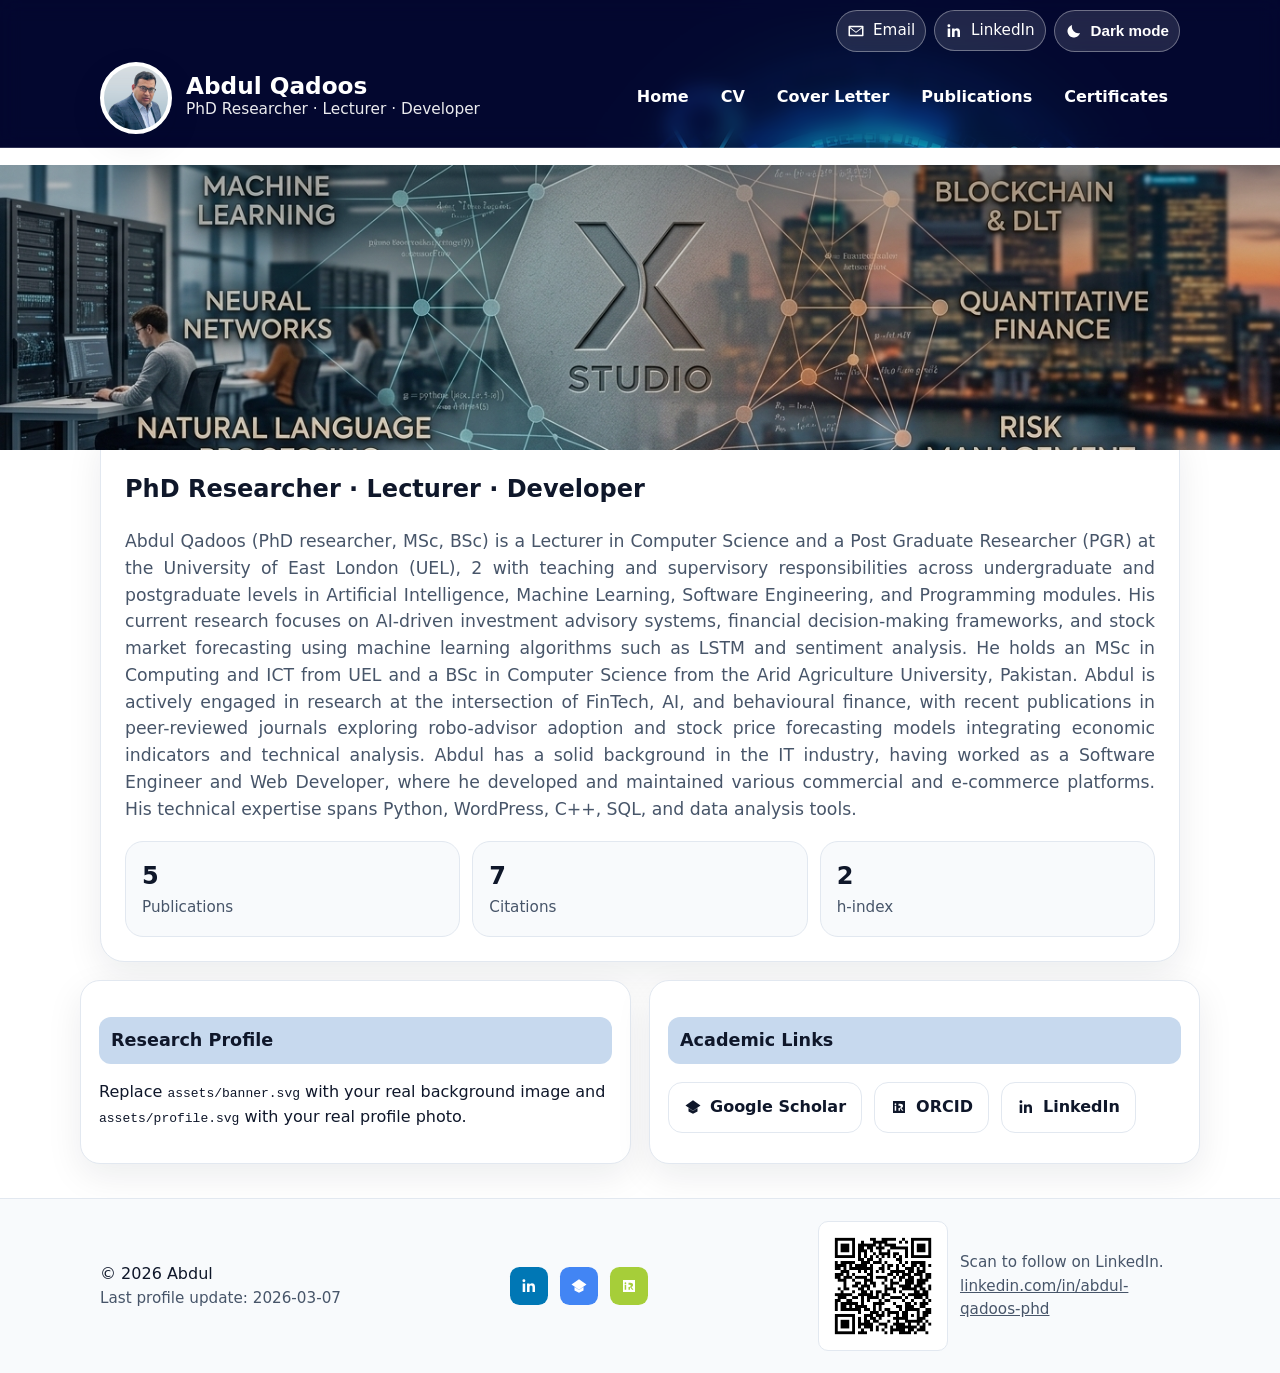
<file: index.html>
<!doctype html>
<html lang="en"><head>
<meta charset="utf-8"/><meta name="viewport" content="width=device-width, initial-scale=1"/>
<title>Abdul — PhD Researcher | Lecturer | Developer</title><link rel="stylesheet" href="style.css"/></head>
<body>
<svg style="display:none" aria-hidden="true" focusable="false">
  <symbol id="i-mail" viewBox="0 0 24 24"><path fill="currentColor" d="M3 5h18a1 1 0 0 1 1 1v12a1 1 0 0 1-1 1H3a1 1 0 0 1-1-1V6a1 1 0 0 1 1-1Zm16.76 2H4.24L12 13.05L19.76 7ZM4 17h16V8.24l-7.35 5.78a1 1 0 0 1-1.3 0L4 8.24V17Z"/></symbol>
  <symbol id="i-phone" viewBox="0 0 24 24"><path fill="currentColor" d="M6.62 10.79a15.1 15.1 0 0 0 6.59 6.59l2.2-2.2a1 1 0 0 1 1.01-.24c1.12.37 2.32.56 3.58.56a1 1 0 0 1 1 1V20a1 1 0 0 1-1 1C10.3 21 3 13.7 3 4a1 1 0 0 1 1-1h3.5a1 1 0 0 1 1 1c0 1.26.19 2.46.56 3.58a1 1 0 0 1-.24 1.01l-2.2 2.2Z"/></symbol>
  <symbol id="i-linkedin" viewBox="0 0 24 24"><path fill="currentColor" d="M6.94 8.5H3.56V20h3.38V8.5Zm.22-3.56a1.96 1.96 0 1 0-3.92 0a1.96 1.96 0 0 0 3.92 0ZM20 13.02c0-3.26-1.74-4.78-4.06-4.78c-1.87 0-2.71 1.03-3.18 1.76V8.5H9.38c.04.99 0 11.5 0 11.5h3.38v-6.42c0-.34.02-.68.12-.93c.27-.68.88-1.38 1.9-1.38c1.34 0 1.88 1.02 1.88 2.52V20H20v-6.98Z"/></symbol>
  <symbol id="i-scholar" viewBox="0 0 24 24"><path fill="currentColor" d="m12 3 10 7-10 7L2 10 12 3Zm0 8.56L5.18 10 12 5.22 18.82 10 12 11.56ZM6 13.2l6 4.2 6-4.2V18l-6 3-6-3v-4.8Z"/></symbol>
  <symbol id="i-orcid" viewBox="0 0 24 24"><path fill="currentColor" d="M4 4h16v16H4V4Zm3.25 3.1a1.15 1.15 0 1 0 0 2.3a1.15 1.15 0 0 0 0-2.3Zm-1 3.25V17h2V10.35h-2Zm5.1 0V17h1.95v-3.55h.05l2.7 3.55H18l-2.9-3.7c1.35-.2 2.3-1.15 2.3-2.65c0-1.9-1.35-2.95-3.75-2.95h-2.3v2.65h.95c1.3 0 2.05.45 2.05 1.45c0 .95-.75 1.4-2.05 1.4h-.95Z"/></symbol>
  <symbol id="i-moon" viewBox="0 0 24 24"><path fill="currentColor" d="M20 14.5A8.5 8.5 0 0 1 9.5 4a8.5 8.5 0 1 0 10.5 10.5Z"/></symbol>
</svg>
<div class="site-shell">
<header class="fixed-header">
  <div class="header-backdrop"></div>
  <div class="header-inner">
    <div class="topbar-row">
      <a class="contact-chip" href="mailto:A.Qadoos1@gmail"><span class="icon"><svg viewBox="0 0 24 24"><use href="#i-mail"/></svg></span><span>Email</span></a>
     <a class="contact-chip" href="https://www.linkedin.com/in/abdul-qadoos-phd" target="_blank" rel="noreferrer"><span class="icon"><svg viewBox="0 0 24 24"><use href="#i-linkedin"/></svg></span><span>LinkedIn</span></a>
      <button class="icon-btn" type="button" data-theme-toggle><span class="icon"><svg viewBox="0 0 24 24"><use href="#i-moon"/></svg></span><span class="theme-label">Dark mode</span></button>
    </div>
    <div class="main-row">
      <div class="brand-wrap">
        <div class="profile-circle"><img src="my_pix1.png" alt="Profile photo placeholder"/></div>
        <div class="name-block">
          <a class="brand-name" href="index.html">Abdul Qadoos</a>
          <div class="brand-role">PhD Researcher · Lecturer · Developer</div>
        </div>
      </div>
      <nav class="menu" aria-label="Primary">
        <a href="index.html">Home</a>
        <a href="cv.html">CV</a>
        <a href="coverletter.html">Cover Letter</a>
        <a href="publications.html">Publications</a>
        <a href="Certificates.html">Certificates</a>
      </nav>
      <button class="burger" type="button" data-burger aria-label="Open menu" aria-expanded="false">
        <span></span><span></span><span></span>
      </button>
    </div>
    <div class="mobile" data-mobile>
      <a href="index.html">Home</a>
      <a href="cv.html">CV</a>
      <a href="coverletter.html">Cover Letter</a>
      <a href="publications.html">Publications</a>
      <a href="Certificates.html">Certificates</a>
    </div>
  </div>
</header>

<div class="banner-space"></div>
<div class="banner-hero">
  <img class="banner-img" src="Banner.png" alt="Background banner"/>
  <div class="banner-overlay"></div>
</div>

<main class="page-main">
<section class="container hero-content">
  <div class="hero-panel">
    <h1>PhD Researcher · Lecturer · Developer</h1>
    <p class="subtitle">
      Abdul Qadoos (PhD researcher, MSc, BSc) is a Lecturer in Computer Science 
      and a Post Graduate Researcher (PGR) at the University of East London (UEL), 2
      with teaching and supervisory responsibilities across undergraduate and 
      postgraduate levels in Artificial Intelligence, Machine Learning, 
      Software Engineering, and Programming modules. His current research focuses on 
      AI-driven investment advisory systems, financial decision-making frameworks, 
      and stock market forecasting using machine learning algorithms such as LSTM and 
      sentiment analysis. He holds an MSc in Computing and ICT from UEL and a 
      BSc in Computer Science from the Arid Agriculture University, Pakistan. 
      Abdul is actively engaged in research at the intersection of FinTech, AI, 
      and behavioural finance, with recent publications in peer-reviewed journals 
      exploring robo-advisor adoption and stock price forecasting models integrating 
      economic indicators and technical analysis. Abdul has a solid background in the IT 
      industry, having worked as a Software Engineer and Web Developer, where he 
      developed and maintained various commercial and e-commerce platforms. His technical 
      expertise spans Python, WordPress, C++, SQL, and data analysis tools.
    </p>
    <div class="stats">
      <div class="stat"><strong>5</strong><span class="note">Publications</span></div>
      <div class="stat"><strong>7</strong><span class="note">Citations</span></div>
      <div class="stat"><strong>2</strong><span class="note">h-index</span></div>
    </div>
  </div>
</section>
<section class="container section">
  <div class="two-col">
    <div class="card">
      <div class="sectionbar">Research Profile</div>
      <p>Replace <code>assets/banner.svg</code> with your real background image and <code>assets/profile.svg</code> with your real profile photo.</p>
    </div>
    <div class="card">
      <div class="sectionbar">Academic Links</div>
      <div class="btnrow">
        <a class="btn" href="https://scholar.google.co.uk/citations?user=gbopW-4AAAAJ&hl=en" target="_blank" rel="noreferrer"><span class="icon"><svg viewBox="0 0 24 24"><use href="#i-scholar"/></svg></span>Google Scholar</a>
        <a class="btn" href="https://orcid.org/0009-0000-9309-1818" target="_blank" rel="noreferrer"><span class="icon"><svg viewBox="0 0 24 24"><use href="#i-orcid"/></svg></span>ORCID</a>
        <a class="btn" href="https://www.linkedin.com/in/abdul-qadoos-phd" target="_blank" rel="noreferrer"><span class="icon"><svg viewBox="0 0 24 24"><use href="#i-linkedin"/></svg></span>LinkedIn</a>
      </div>
    </div>
  </div>
</section>
</main>

<footer class="footer">
  <div class="footer-inner">

    <!-- Left section -->
    <div>
      <div>© <span id="year"></span> Abdul</div>
      <div class="note" data-last-updated></div>
    </div>

    <!-- Social icons -->
    <div class="footer-social">

  <a class="social linkedin" href="https://www.linkedin.com/in/abdul-qadoos-phd" target="_blank">
    <svg viewBox="0 0 24 24"><use href="#i-linkedin"></use></svg>
  </a>

  <a class="social scholar" href="https://scholar.google.co.uk/citations?user=gbopW-4AAAAJ&hl=en" target="_blank">
    <svg viewBox="0 0 24 24"><use href="#i-scholar"></use></svg>
  </a>

  <a class="social orcid" href="https://orcid.org/0009-0000-9309-1818" target="_blank">
    <svg viewBox="0 0 24 24"><use href="#i-orcid"></use></svg>
  </a>

</div>

    <!-- QR code -->
    <div class="footer-right">
      <div class="qr-box">
        <img src="assets/linkedin-qr.png" alt="QR code for LinkedIn" />
        <div class="qr-text">
          Scan to follow on LinkedIn.<br />
          <a href="https://www.linkedin.com/in/abdul-qadoos-phd" target="_blank">
            linkedin.com/in/abdul-qadoos-phd
          </a>
        </div>
      </div>
    </div>

  </div>
</footer>
</div><script src="script.js"></script></body></html>
</file>
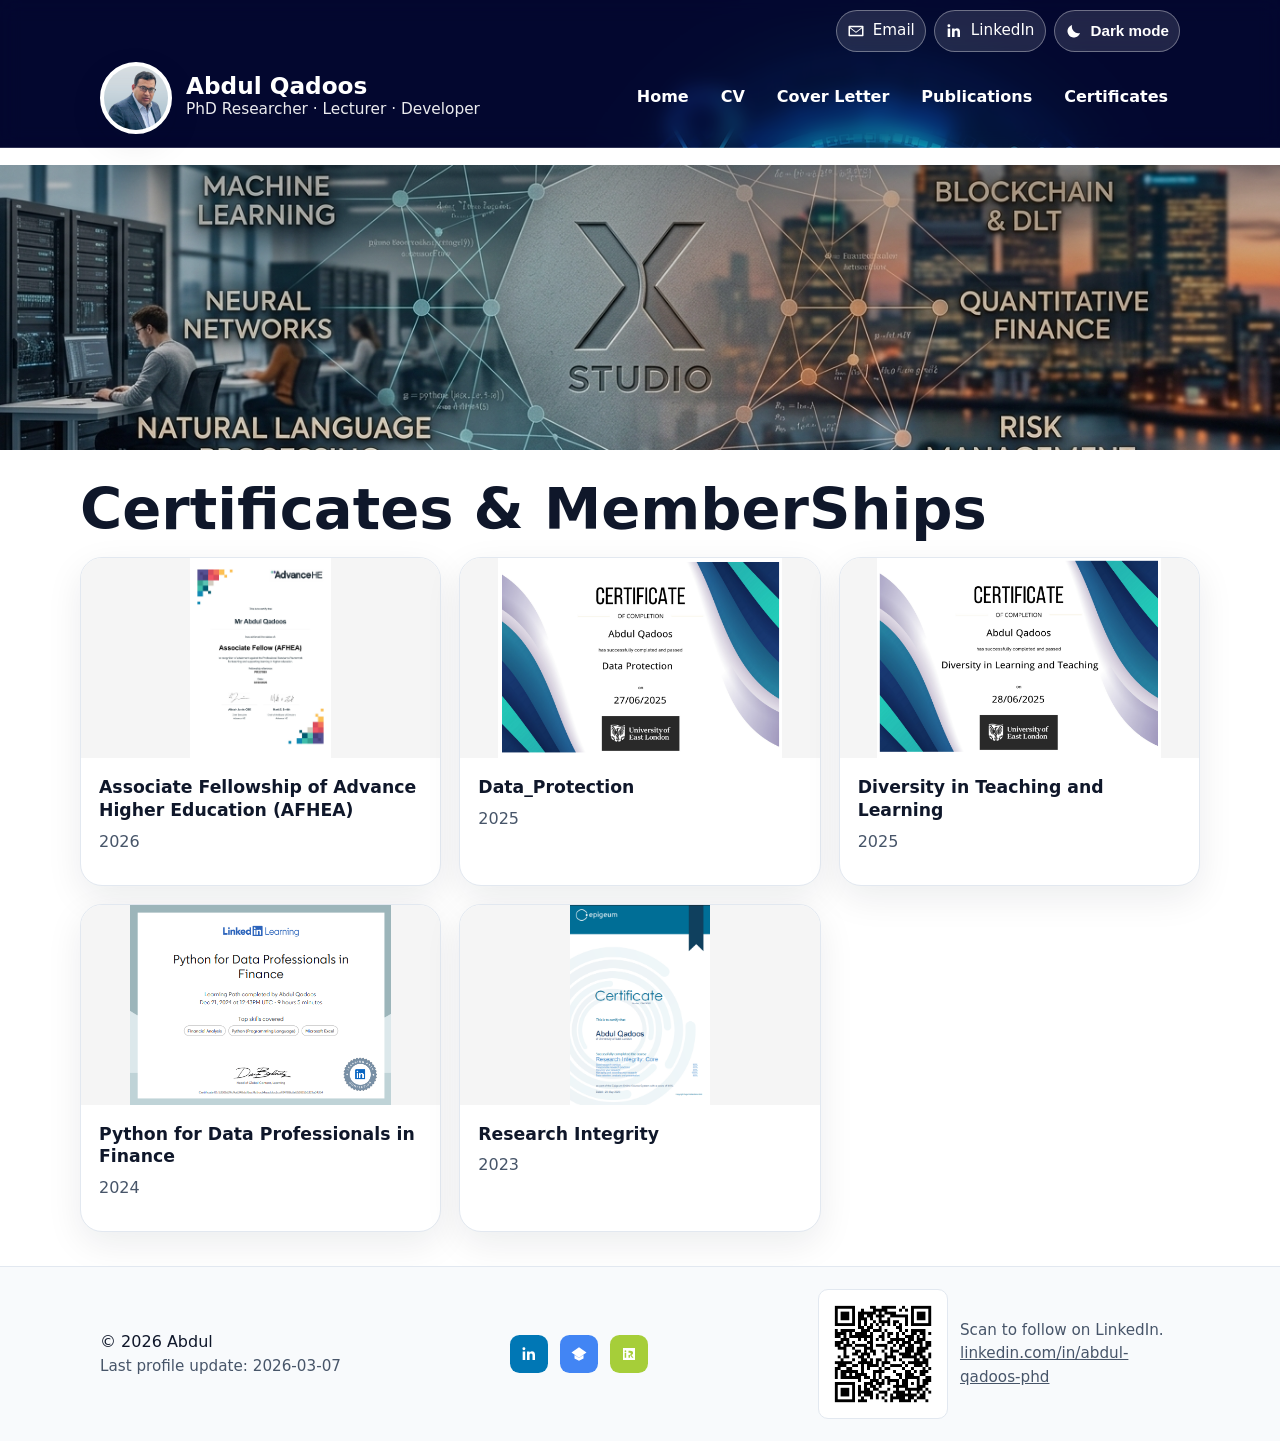
<file: Certificates.html>
<!doctype html>
<html lang="en"><head>
<meta charset="utf-8"/><meta name="viewport" content="width=device-width, initial-scale=1"/>
<title>Abdul — Publications</title><link rel="stylesheet" href="style.css"/></head>
<body>
<svg style="display:none" aria-hidden="true" focusable="false">
  <symbol id="i-mail" viewBox="0 0 24 24"><path fill="currentColor" d="M3 5h18a1 1 0 0 1 1 1v12a1 1 0 0 1-1 1H3a1 1 0 0 1-1-1V6a1 1 0 0 1 1-1Zm16.76 2H4.24L12 13.05L19.76 7ZM4 17h16V8.24l-7.35 5.78a1 1 0 0 1-1.3 0L4 8.24V17Z"/></symbol>
  <symbol id="i-phone" viewBox="0 0 24 24"><path fill="currentColor" d="M6.62 10.79a15.1 15.1 0 0 0 6.59 6.59l2.2-2.2a1 1 0 0 1 1.01-.24c1.12.37 2.32.56 3.58.56a1 1 0 0 1 1 1V20a1 1 0 0 1-1 1C10.3 21 3 13.7 3 4a1 1 0 0 1 1-1h3.5a1 1 0 0 1 1 1c0 1.26.19 2.46.56 3.58a1 1 0 0 1-.24 1.01l-2.2 2.2Z"/></symbol>
  <symbol id="i-linkedin" viewBox="0 0 24 24"><path fill="currentColor" d="M6.94 8.5H3.56V20h3.38V8.5Zm.22-3.56a1.96 1.96 0 1 0-3.92 0a1.96 1.96 0 0 0 3.92 0ZM20 13.02c0-3.26-1.74-4.78-4.06-4.78c-1.87 0-2.71 1.03-3.18 1.76V8.5H9.38c.04.99 0 11.5 0 11.5h3.38v-6.42c0-.34.02-.68.12-.93c.27-.68.88-1.38 1.9-1.38c1.34 0 1.88 1.02 1.88 2.52V20H20v-6.98Z"/></symbol>
  <symbol id="i-scholar" viewBox="0 0 24 24"><path fill="currentColor" d="m12 3 10 7-10 7L2 10 12 3Zm0 8.56L5.18 10 12 5.22 18.82 10 12 11.56ZM6 13.2l6 4.2 6-4.2V18l-6 3-6-3v-4.8Z"/></symbol>
  <symbol id="i-orcid" viewBox="0 0 24 24"><path fill="currentColor" d="M4 4h16v16H4V4Zm3.25 3.1a1.15 1.15 0 1 0 0 2.3a1.15 1.15 0 0 0 0-2.3Zm-1 3.25V17h2V10.35h-2Zm5.1 0V17h1.95v-3.55h.05l2.7 3.55H18l-2.9-3.7c1.35-.2 2.3-1.15 2.3-2.65c0-1.9-1.35-2.95-3.75-2.95h-2.3v2.65h.95c1.3 0 2.05.45 2.05 1.45c0 .95-.75 1.4-2.05 1.4h-.95Z"/></symbol>
  <symbol id="i-moon" viewBox="0 0 24 24"><path fill="currentColor" d="M20 14.5A8.5 8.5 0 0 1 9.5 4a8.5 8.5 0 1 0 10.5 10.5Z"/></symbol>
</svg>
<div class="site-shell">
<header class="fixed-header">
  <div class="header-backdrop"></div>
  <div class="header-inner">
    <div class="topbar-row">
      <a class="contact-chip" href="mailto:A.Qadoos1@gmail"><span class="icon"><svg viewBox="0 0 24 24"><use href="#i-mail"/></svg></span><span>Email</span></a>
      <a class="contact-chip" href="https://www.linkedin.com/in/abdul-qadoos-phd" target="_blank" rel="noreferrer"><span class="icon"><svg viewBox="0 0 24 24"><use href="#i-linkedin"/></svg></span><span>LinkedIn</span></a>
      <button class="icon-btn" type="button" data-theme-toggle><span class="icon"><svg viewBox="0 0 24 24"><use href="#i-moon"/></svg></span><span class="theme-label">Dark mode</span></button>
    </div>
    <div class="main-row">
      <div class="brand-wrap">
        <div class="profile-circle"><img src="my_pix1.png" alt="Profile photo placeholder"/></div>
        <div class="name-block">
          <a class="brand-name" href="index.html">Abdul Qadoos</a>
          <div class="brand-role">PhD Researcher · Lecturer · Developer</div>
        </div>
      </div>
      <nav class="menu" aria-label="Primary">
        <a href="index.html">Home</a>
        <a href="cv.html">CV</a>
        <a href="coverletter.html">Cover Letter</a>
        <a href="publications.html">Publications</a>
        <a href="Certificates.html">Certificates</a>
      </nav>
      <button class="burger" type="button" data-burger aria-label="Open menu" aria-expanded="false">
        <span></span><span></span><span></span>
      </button>
    </div>
    <div class="mobile" data-mobile>
      <a href="index.html">Home</a>
      <a href="cv.html">CV</a>
      <a href="coverletter.html">Cover Letter</a>
      <a href="publications.html">Publications</a>
      <a href="Certificates.html">Certificates</a>
    </div>
  </div>
</header>

<div class="banner-space"></div>
<div class="banner-hero">
  <img class="banner-img" src="Banner.png" alt="Background banner"/>
  <div class="banner-overlay"></div>
</div>

<main class="page-main">
<section class="container section">
<h1 class="page-title">Certificates & MemberShips</h1>
<p class="subtitle"></p>

<div class="pub-grid">

<article class="pub-card">
  <div class="pub-img">
    <img src="AFHEA.jpg" alt="Associate Fellowship of Advance Higher Education (AFHEA)">
  </div>
  <div class="pub-content">
    <h3>Associate Fellowship of Advance Higher Education (AFHEA)</h3>
    <p>2026</p>
  </div>
</article>

<article class="pub-card">
  <div class="pub-img">
    <img src="Data_Protection.png" alt="   Certificate">
  </div>
  <div class="pub-content">
    <h3>   Data_Protection</h3>
    <p>2025</p>
  </div>
</article>

<article class="pub-card">
  <div class="pub-img">
    <img src="Diversity_in_Teaching.png" alt="   Diversity_in_Teaching">
  </div>
  <div class="pub-content">
    <h3>   Diversity in Teaching and Learning</h3>
    <p>2025</p>
  </div>
</article>

<article class="pub-card">
  <div class="pub-img">
    <img src="Python_in_finance.png" alt="Python for Data Professionals in Finance">
  </div>
  <div class="pub-content">
    <h3>   Python for Data Professionals in Finance</h3>
    <p>2024</p>
  </div>
</article>

<article class="pub-card">
  <div class="pub-img">
    <img src="Research_integrity.png" alt="Research_integrity">
  </div>
  <div class="pub-content">
    <h3>Research Integrity</h3>
    <p>2023</p>
  </div>
</article>

</div>

</section>
</main>

<footer class="footer">
  <div class="footer-inner">

    <!-- Left section -->
    <div>
      <div>© <span id="year"></span> Abdul</div>
      <div class="note" data-last-updated></div>
    </div>

    <!-- Social icons -->
    <div class="footer-social">


  <a class="social linkedin" href="https://www.linkedin.com/in/abdul-qadoos-phd" target="_blank">
    <svg viewBox="0 0 24 24"><use href="#i-linkedin"></use></svg>
  </a>

  <a class="social scholar" href="https://scholar.google.co.uk/citations?user=gbopW-4AAAAJ&hl=en" target="_blank">
    <svg viewBox="0 0 24 24"><use href="#i-scholar"></use></svg>
  </a>

  <a class="social orcid" href="https://orcid.org/0009-0000-9309-1818" target="_blank">
    <svg viewBox="0 0 24 24"><use href="#i-orcid"></use></svg>
  </a>

</div>

    <!-- QR code -->
    <div class="footer-right">
      <div class="qr-box">
        <img src="assets/linkedin-qr.png" alt="QR code for LinkedIn" />
        <div class="qr-text">
          Scan to follow on LinkedIn.<br />
          <a href="https://www.linkedin.com/in/abdul-qadoos-phd" target="_blank">
            linkedin.com/in/abdul-qadoos-phd
          </a>
        </div>
      </div>
    </div>

  </div>
</footer>
</div><script src="script.js"></script></body></html>
</file>
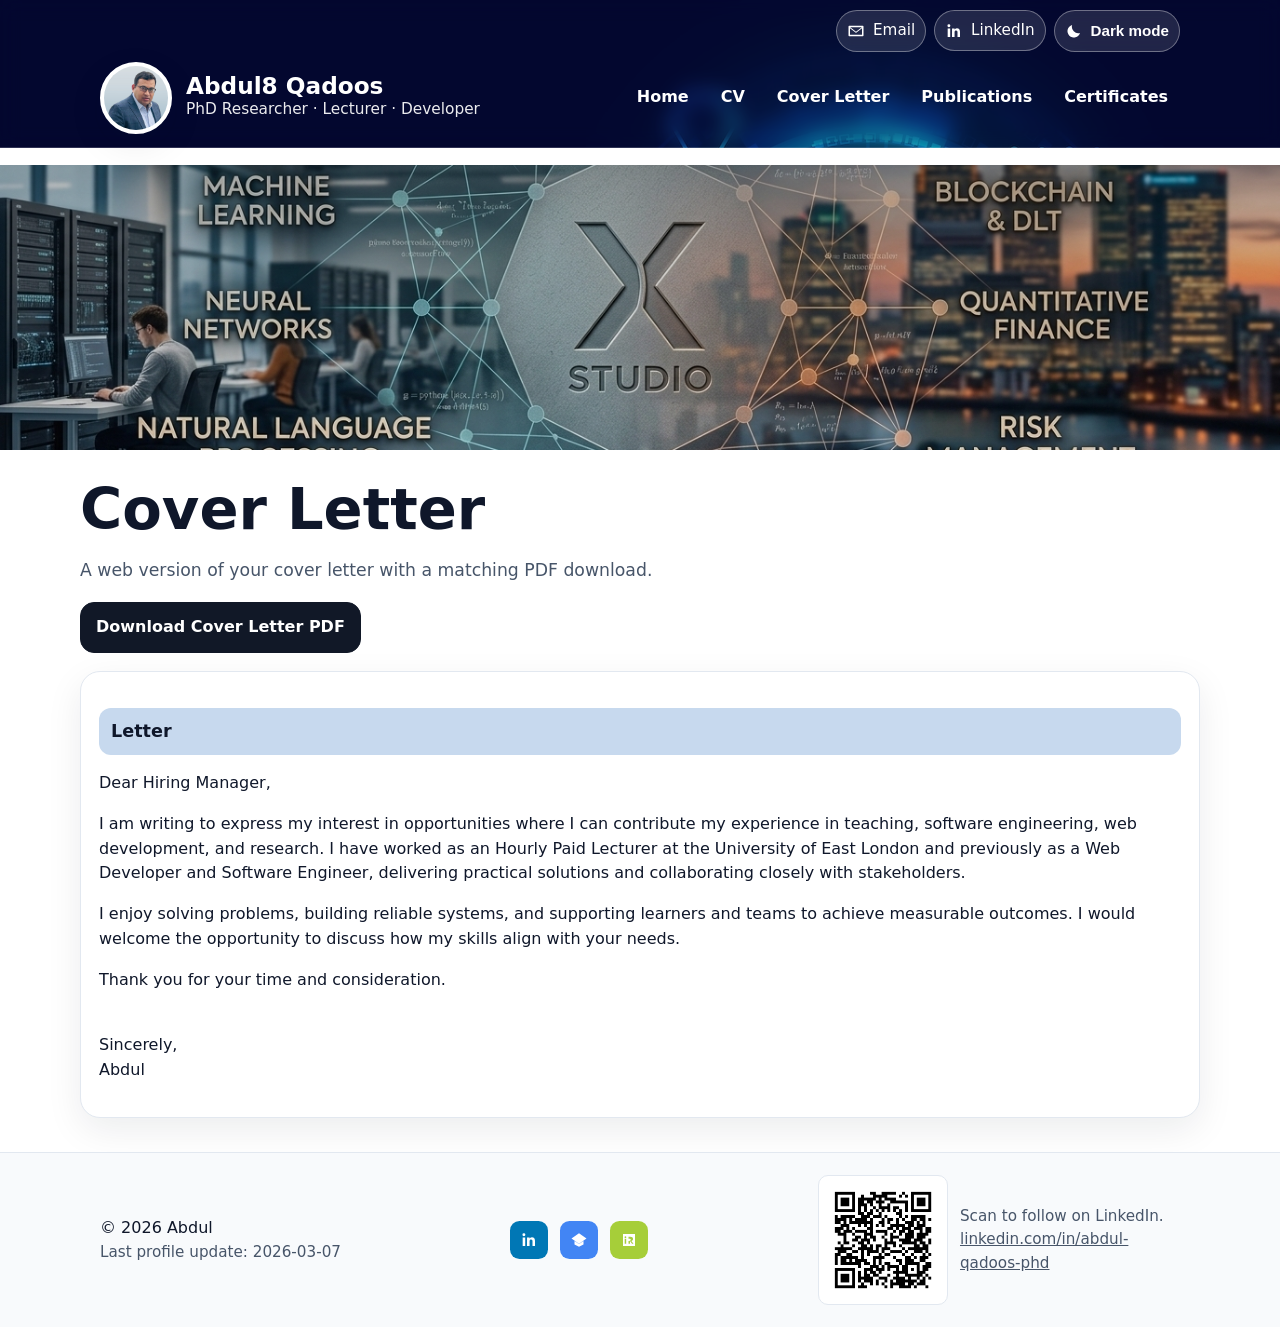
<file: coverletter.html>
<!doctype html>
<html lang="en"><head>
<meta charset="utf-8"/><meta name="viewport" content="width=device-width, initial-scale=1"/>
<title>Abdul — Cover Letter</title><link rel="stylesheet" href="style.css"/></head>
<body>
<svg style="display:none" aria-hidden="true" focusable="false">
  <symbol id="i-mail" viewBox="0 0 24 24"><path fill="currentColor" d="M3 5h18a1 1 0 0 1 1 1v12a1 1 0 0 1-1 1H3a1 1 0 0 1-1-1V6a1 1 0 0 1 1-1Zm16.76 2H4.24L12 13.05L19.76 7ZM4 17h16V8.24l-7.35 5.78a1 1 0 0 1-1.3 0L4 8.24V17Z"/></symbol>
  <symbol id="i-phone" viewBox="0 0 24 24"><path fill="currentColor" d="M6.62 10.79a15.1 15.1 0 0 0 6.59 6.59l2.2-2.2a1 1 0 0 1 1.01-.24c1.12.37 2.32.56 3.58.56a1 1 0 0 1 1 1V20a1 1 0 0 1-1 1C10.3 21 3 13.7 3 4a1 1 0 0 1 1-1h3.5a1 1 0 0 1 1 1c0 1.26.19 2.46.56 3.58a1 1 0 0 1-.24 1.01l-2.2 2.2Z"/></symbol>
  <symbol id="i-linkedin" viewBox="0 0 24 24"><path fill="currentColor" d="M6.94 8.5H3.56V20h3.38V8.5Zm.22-3.56a1.96 1.96 0 1 0-3.92 0a1.96 1.96 0 0 0 3.92 0ZM20 13.02c0-3.26-1.74-4.78-4.06-4.78c-1.87 0-2.71 1.03-3.18 1.76V8.5H9.38c.04.99 0 11.5 0 11.5h3.38v-6.42c0-.34.02-.68.12-.93c.27-.68.88-1.38 1.9-1.38c1.34 0 1.88 1.02 1.88 2.52V20H20v-6.98Z"/></symbol>
  <symbol id="i-scholar" viewBox="0 0 24 24"><path fill="currentColor" d="m12 3 10 7-10 7L2 10 12 3Zm0 8.56L5.18 10 12 5.22 18.82 10 12 11.56ZM6 13.2l6 4.2 6-4.2V18l-6 3-6-3v-4.8Z"/></symbol>
  <symbol id="i-orcid" viewBox="0 0 24 24"><path fill="currentColor" d="M4 4h16v16H4V4Zm3.25 3.1a1.15 1.15 0 1 0 0 2.3a1.15 1.15 0 0 0 0-2.3Zm-1 3.25V17h2V10.35h-2Zm5.1 0V17h1.95v-3.55h.05l2.7 3.55H18l-2.9-3.7c1.35-.2 2.3-1.15 2.3-2.65c0-1.9-1.35-2.95-3.75-2.95h-2.3v2.65h.95c1.3 0 2.05.45 2.05 1.45c0 .95-.75 1.4-2.05 1.4h-.95Z"/></symbol>
  <symbol id="i-moon" viewBox="0 0 24 24"><path fill="currentColor" d="M20 14.5A8.5 8.5 0 0 1 9.5 4a8.5 8.5 0 1 0 10.5 10.5Z"/></symbol>
</svg>
<div class="site-shell">
<header class="fixed-header">
  <div class="header-backdrop"></div>
  <div class="header-inner">
    <div class="topbar-row">
      <a class="contact-chip" href="mailto:A.Qadoos1@gmail"><span class="icon"><svg viewBox="0 0 24 24"><use href="#i-mail"/></svg></span><span>Email</span></a>
      <a class="contact-chip" href="https://www.linkedin.com/in/abdul-qadoos-phd" target="_blank" rel="noreferrer"><span class="icon"><svg viewBox="0 0 24 24"><use href="#i-linkedin"/></svg></span><span>LinkedIn</span></a>
      <button class="icon-btn" type="button" data-theme-toggle><span class="icon"><svg viewBox="0 0 24 24"><use href="#i-moon"/></svg></span><span class="theme-label">Dark mode</span></button>
    </div>
    <div class="main-row">
      <div class="brand-wrap">
        <div class="profile-circle"><img src="my_pix1.png" alt="Profile photo placeholder"/></div>
        <div class="name-block">
          <a class="brand-name" href="index.html">Abdul8 Qadoos</a>
          <div class="brand-role">PhD Researcher · Lecturer · Developer</div>
        </div>
      </div>
      <nav class="menu" aria-label="Primary">
        <a href="index.html">Home</a>
        <a href="cv.html">CV</a>
        <a href="coverletter.html">Cover Letter</a>
        <a href="publications.html">Publications</a>
        <a href="Certificates.html">Certificates</a>
      </nav>
      <button class="burger" type="button" data-burger aria-label="Open menu" aria-expanded="false">
        <span></span><span></span><span></span>
      </button>
    </div>
    <div class="mobile" data-mobile>
      <a href="index.html">Home</a>
      <a href="cv.html">CV</a>
      <a href="coverletter.html">Cover Letter</a>
      <a href="publications.html">Publications</a>
      <a href="Certificates.html">Certificates</a>
    </div>
  </div>
</header>

<div class="banner-space"></div>
<div class="banner-hero">
  <img class="banner-img" src="Banner.png" alt="Background banner"/>
  <div class="banner-overlay"></div>
</div>

<main class="page-main">
<section class="container section">
<h1 class="page-title">Cover Letter</h1>
<p class="subtitle">A web version of your cover letter with a matching PDF download.</p>
<div class="btnrow"><a class="btn primary" href="assets/Abdul_CoverLetter.pdf" download>Download Cover Letter PDF</a></div>
<div class="card" style="margin-top:18px">
<div class="sectionbar">Letter</div>
<p>Dear Hiring Manager,</p>
<p>I am writing to express my interest in opportunities where I can contribute my experience in teaching, software engineering, web development, and research. I have worked as an Hourly Paid Lecturer at the University of East London and previously as a Web Developer and Software Engineer, delivering practical solutions and collaborating closely with stakeholders.</p>
<p>I enjoy solving problems, building reliable systems, and supporting learners and teams to achieve measurable outcomes. I would welcome the opportunity to discuss how my skills align with your needs.</p>
<p>Thank you for your time and consideration.</p>
<p><br/>Sincerely,<br/>Abdul</p>
</div></section>
</main>

<footer class="footer">
  <div class="footer-inner">

    <!-- Left section -->
    <div>
      <div>© <span id="year"></span> Abdul</div>
      <div class="note" data-last-updated></div>
    </div>

    <!-- Social icons -->
    <div class="footer-social">

  <a class="social linkedin" href="https://www.linkedin.com/in/abdul-qadoos-phd" target="_blank">
    <svg viewBox="0 0 24 24"><use href="#i-linkedin"></use></svg>
  </a>

  <a class="social scholar" href="https://scholar.google.co.uk/citations?user=gbopW-4AAAAJ&hl=en" target="_blank">
    <svg viewBox="0 0 24 24"><use href="#i-scholar"></use></svg>
  </a>

  <a class="social orcid" href="https://orcid.org/0009-0000-9309-1818" target="_blank">
    <svg viewBox="0 0 24 24"><use href="#i-orcid"></use></svg>
  </a>

</div>

    <!-- QR code -->
    <div class="footer-right">
      <div class="qr-box">
        <img src="assets/linkedin-qr.png" alt="QR code for LinkedIn" />
        <div class="qr-text">
          Scan to follow on LinkedIn.<br />
          <a href="https://www.linkedin.com/in/abdul-qadoos-phd" target="_blank">
            linkedin.com/in/abdul-qadoos-phd
          </a>
        </div>
      </div>
    </div>

  </div>
</footer>
</div><script src="script.js"></script></body></html>
</file>
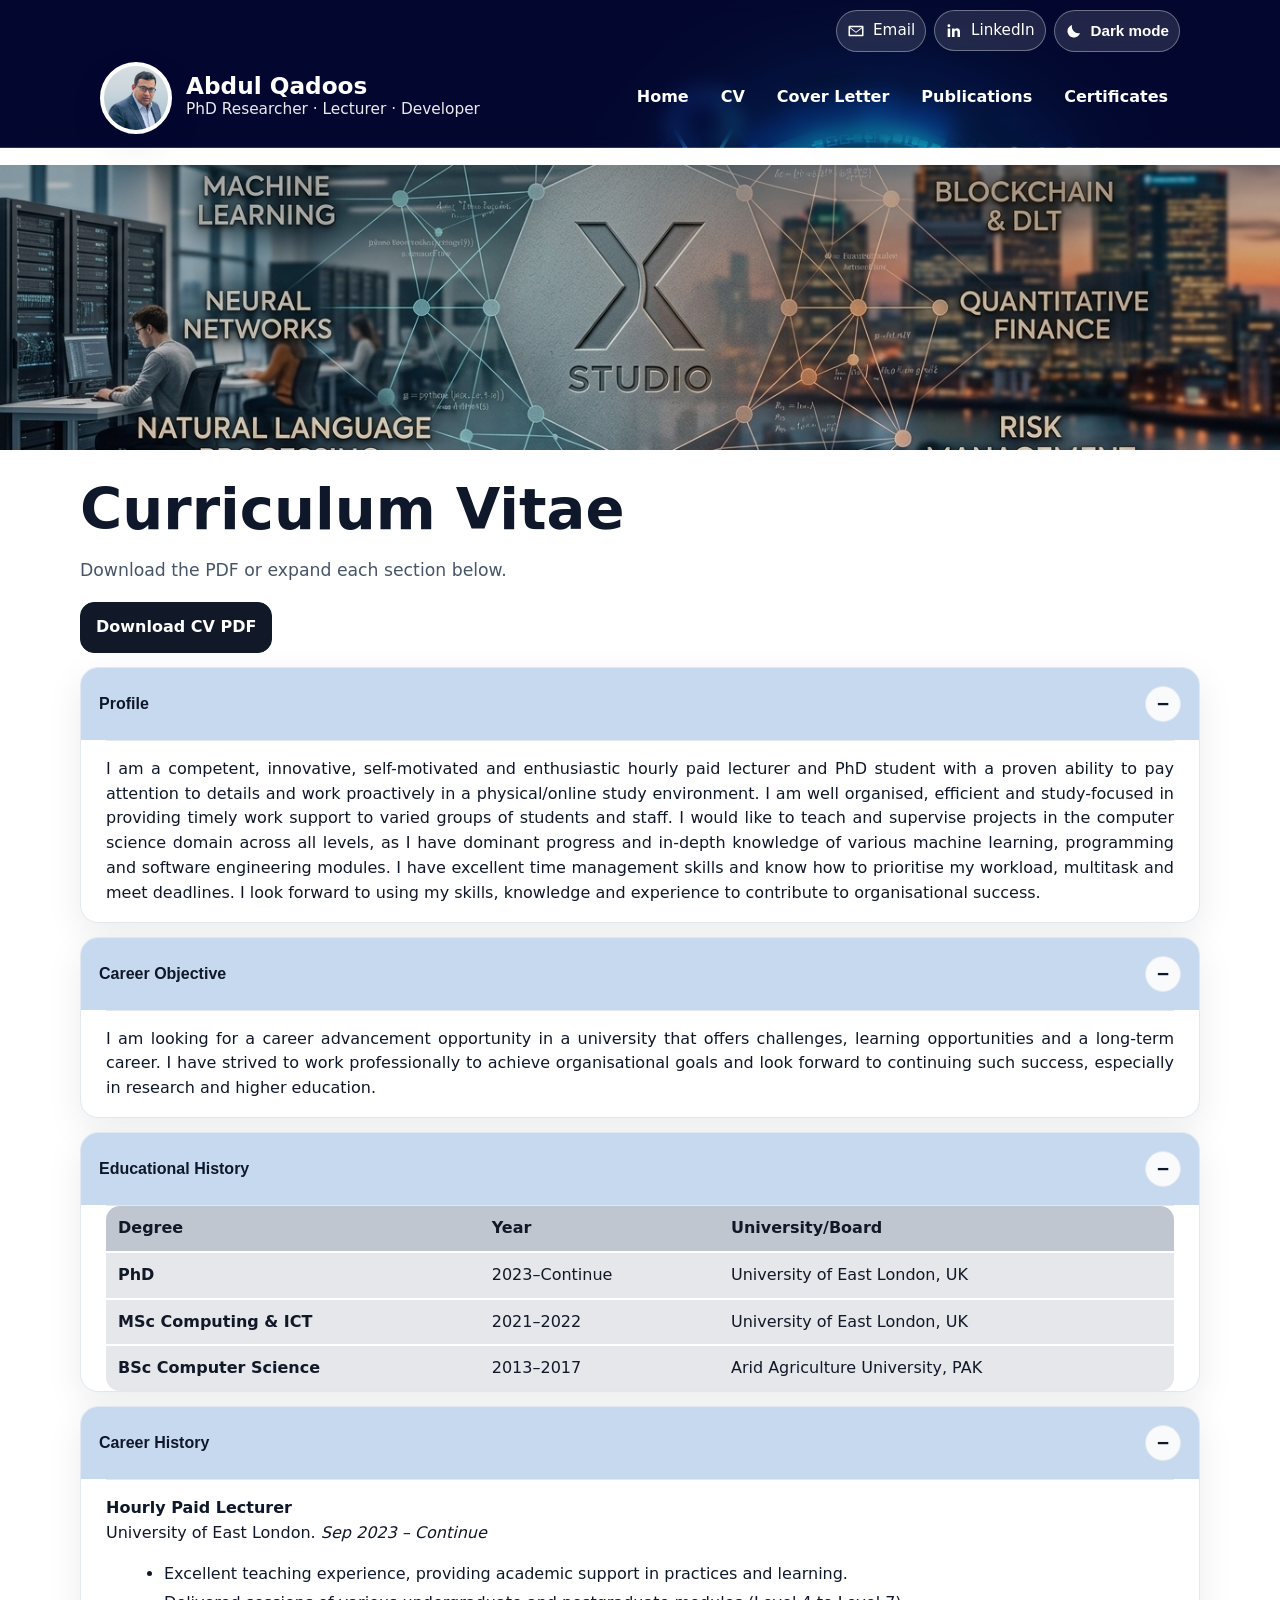
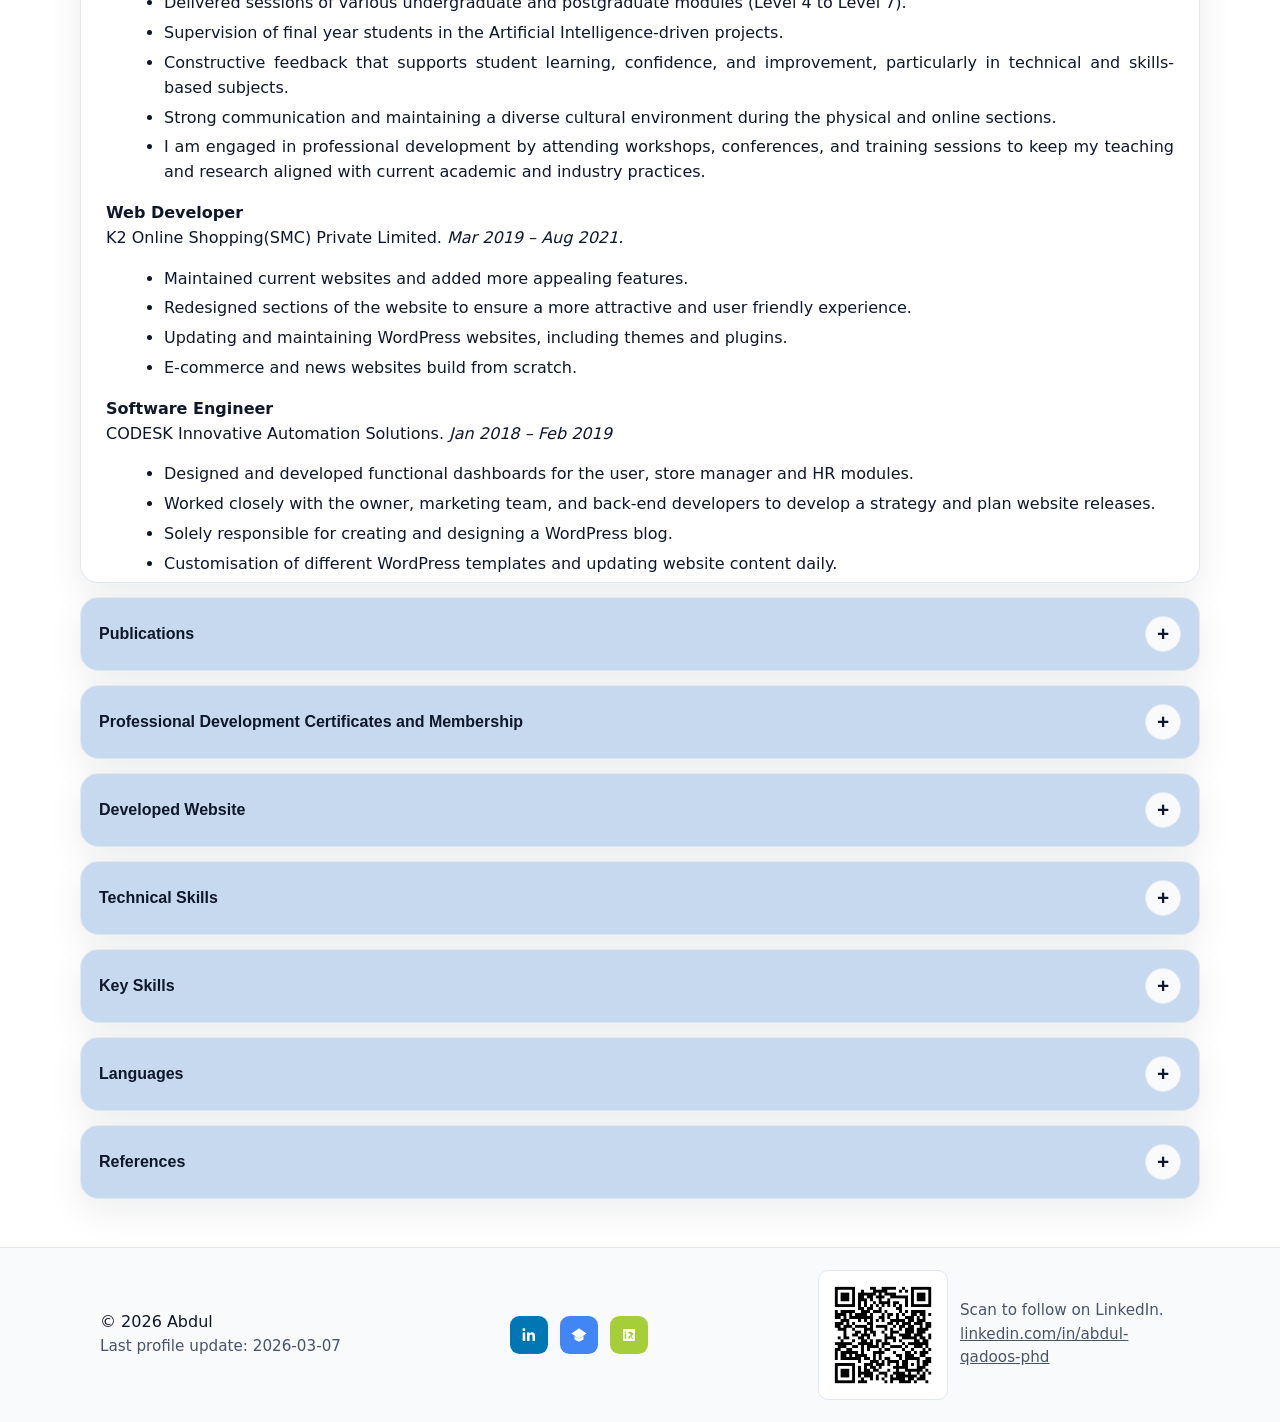
<file: cv.html>
<!doctype html>
<html lang="en">
  <head>
    <meta charset="utf-8" />
    <meta name="viewport" content="width=device-width, initial-scale=1" />
    <title>Abdul — CV</title>
    <link rel="stylesheet" href="style.css" />
  </head>

  <body>
    <!-- Reusable SVG icons -->
    <svg style="display: none" aria-hidden="true" focusable="false">
      <symbol id="i-mail" viewBox="0 0 24 24">
        <path
          fill="currentColor"
          d="M3 5h18a1 1 0 0 1 1 1v12a1 1 0 0 1-1 1H3a1 1 0 0 1-1-1V6a1 1 0 0 1 1-1Zm16.76 2H4.24L12 13.05L19.76 7ZM4 17h16V8.24l-7.35 5.78a1 1 0 0 1-1.3 0L4 8.24V17Z"
        />
      </symbol>

      <symbol id="i-phone" viewBox="0 0 24 24">
        <path
          fill="currentColor"
          d="M6.62 10.79a15.1 15.1 0 0 0 6.59 6.59l2.2-2.2a1 1 0 0 1 1.01-.24c1.12.37 2.32.56 3.58.56a1 1 0 0 1 1 1V20a1 1 0 0 1-1 1C10.3 21 3 13.7 3 4a1 1 0 0 1 1-1h3.5a1 1 0 0 1 1 1c0 1.26.19 2.46.56 3.58a1 1 0 0 1-.24 1.01l-2.2 2.2Z"
        />
      </symbol>

      <symbol id="i-linkedin" viewBox="0 0 24 24">
        <path
          fill="currentColor"
          d="M6.94 8.5H3.56V20h3.38V8.5Zm.22-3.56a1.96 1.96 0 1 0-3.92 0a1.96 1.96 0 0 0 3.92 0ZM20 13.02c0-3.26-1.74-4.78-4.06-4.78c-1.87 0-2.71 1.03-3.18 1.76V8.5H9.38c.04.99 0 11.5 0 11.5h3.38v-6.42c0-.34.02-.68.12-.93c.27-.68.88-1.38 1.9-1.38c1.34 0 1.88 1.02 1.88 2.52V20H20v-6.98Z"
        />
      </symbol>

      <symbol id="i-scholar" viewBox="0 0 24 24">
        <path
          fill="currentColor"
          d="m12 3 10 7-10 7L2 10 12 3Zm0 8.56L5.18 10 12 5.22 18.82 10 12 11.56ZM6 13.2l6 4.2 6-4.2V18l-6 3-6-3v-4.8Z"
        />
      </symbol>

      <symbol id="i-orcid" viewBox="0 0 24 24">
        <path
          fill="currentColor"
          d="M4 4h16v16H4V4Zm3.25 3.1a1.15 1.15 0 1 0 0 2.3a1.15 1.15 0 0 0 0-2.3Zm-1 3.25V17h2V10.35h-2Zm5.1 0V17h1.95v-3.55h.05l2.7 3.55H18l-2.9-3.7c1.35-.2 2.3-1.15 2.3-2.65c0-1.9-1.35-2.95-3.75-2.95h-2.3v2.65h.95c1.3 0 2.05.45 2.05 1.45c0 .95-.75 1.4-2.05 1.4h-.95Z"
        />
      </symbol>

      <symbol id="i-moon" viewBox="0 0 24 24">
        <path
          fill="currentColor"
          d="M20 14.5A8.5 8.5 0 0 1 9.5 4a8.5 8.5 0 1 0 10.5 10.5Z"
        />
      </symbol>
    </svg>

    <div class="site-shell">
      <!-- Fixed header -->
      <header class="fixed-header">
        <div class="header-backdrop"></div>

        <div class="header-inner">
          <!-- Top contact bar -->
          <div class="topbar-row">
            <a class="contact-chip" href="mailto:A.Qadoos1@gmail">
              <span class="icon">
                <svg viewBox="0 0 24 24">
                  <use href="#i-mail"></use>
                </svg>
              </span>
              <span>Email</span>
            </a>

           <a
              class="contact-chip"
              href="https://www.linkedin.com/in/abdul-qadoos-phd"
              target="_blank"
              rel="noreferrer"
            >
              <span class="icon">
                <svg viewBox="0 0 24 24">
                  <use href="#i-linkedin"></use>
                </svg>
              </span>
              <span>LinkedIn</span>
            </a>

            <button class="icon-btn" type="button" data-theme-toggle>
              <span class="icon">
                <svg viewBox="0 0 24 24">
                  <use href="#i-moon"></use>
                </svg>
              </span>
              <span class="theme-label">Dark mode</span>
            </button>
          </div>

          <!-- Main header row -->
          <div class="main-row">
            <div class="brand-wrap">
              <div class="profile-circle">
                <img
                  src="my_pix1.png"
                  alt="Profile photo placeholder"
                />
              </div>

              <div class="name-block">
                <a class="brand-name" href="index.html">Abdul Qadoos</a>
                <div class="brand-role">
                  PhD Researcher · Lecturer · Developer
                </div>
              </div>
            </div>

            <nav class="menu" aria-label="Primary">
              <a href="index.html">Home</a>
              <a href="cv.html">CV</a>
              <a href="coverletter.html">Cover Letter</a>
              <a href="publications.html">Publications</a>
              <a href="Certificates.html">Certificates</a>
            </nav>

            <button
              class="burger"
              type="button"
              data-burger
              aria-label="Open menu"
              aria-expanded="false"
            >
              <span></span>
              <span></span>
              <span></span>
            </button>
          </div>

          <!-- Mobile menu -->
          <div class="mobile" data-mobile>
            <a href="index.html">Home</a>
            <a href="cv.html">CV</a>
            <a href="coverletter.html">Cover Letter</a>
            <a href="publications.html">Publications</a>
            <a href="Certificates.html">Certificates</a>
          </div>
        </div>
      </header>

      <!-- Banner -->
      <div class="banner-space"></div>

      <div class="banner-hero">
        <img class="banner-img" src="Banner.png" alt="Background banner"/>
        <div class="banner-overlay"></div>
      </div>

      <!-- Main content -->
      <main class="page-main">
        <section class="container section">
          <h1 class="page-title">Curriculum Vitae</h1>
          <p class="subtitle">Download the PDF or expand each section below.</p>

          <div class="btnrow">
            <a class="btn primary" href="assets/Abdul_CV.pdf" download>
              Download CV PDF
            </a>
          </div>

          <!-- Profile -->
          <div class="accordion" data-open="true">
            <button class="acc-btn" aria-expanded="true">
              <span>Profile</span>
              <span class="acc-sign">−</span>
            </button>

            <div class="acc-panel">
              <p>
                 I am a competent, innovative, self-motivated and enthusiastic 
                hourly paid lecturer and PhD student with a proven ability to pay 
                attention to details and work proactively in a physical/online study 
                environment. I am well organised, efficient and study-focused 
                in providing timely work support to varied groups of students and staff. 
                I would like to teach and supervise projects in the computer science 
                domain across all levels, as I have dominant progress and 
                in-depth knowledge of various machine learning, programming and 
                software engineering modules. I have excellent time management skills 
                and know how to prioritise my workload, multitask and meet deadlines. 
                I look forward to using my skills, knowledge and experience to contribute 
                to organisational success.
              </p>
            </div>
          </div>

          <!-- Career Objective -->
          <div class="accordion" data-open="true">
            <button class="acc-btn" aria-expanded="true">
              <span>Career Objective</span>
              <span class="acc-sign">−</span>
            </button>

            <div class="acc-panel">
              <p>
                I am looking for a career advancement opportunity in a university 
                that offers challenges, learning opportunities and a long-term career. 
                I have strived to work professionally to achieve organisational goals and 
                look forward to continuing such success, 
                especially in research and higher education.
              </p>
            </div>
          </div>

          <!-- Educational History -->
          <div class="accordion" data-open="true">
            <button class="acc-btn" aria-expanded="true">
              <span>Educational History</span>
              <span class="acc-sign">−</span>
            </button>

            <div class="acc-panel">
              <div class="table-wrap">
                <table class="table">
                  <thead>
                    <tr>
                      <th>Degree</th>
                      <th>Year</th>
                      <th>University/Board</th>
                    </tr>
                  </thead>
                  <tbody>
                    <tr>
                      <td><strong>PhD</strong></td>
                      <td>2023–Continue</td>
                      <td>University of East London, UK</td>
                    </tr>
                    <tr>
                      <td><strong>MSc Computing & ICT</strong></td>
                      <td>2021–2022</td>
                      <td>University of East London, UK</td>
                    </tr>
                    <tr>
                      <td><strong>BSc Computer Science</strong></td>
                      <td>2013–2017</td>
                      <td>Arid Agriculture University, PAK</td>
                    </tr>
                  </tbody>
                </table>
              </div>
            </div>
          </div>

          <!-- Career History -->
          <div class="accordion" data-open="true">
            <button class="acc-btn" aria-expanded="true">
              <span>Career History</span>
              <span class="acc-sign">−</span>
            </button>

            <div class="acc-panel">
              <p>
                <strong>Hourly Paid Lecturer</strong><br />
                University of East London. <em>Sep 2023 – Continue</em>
              </p>
              <ul class="list">
                <li>Excellent teaching experience, providing academic support in practices and learning.</li>
                <li>Delivered sessions of various undergraduate and postgraduate modules (Level 4 to Level 7).</li>
                <li>Supervision of final year students in the Artificial Intelligence-driven projects.</li>
                <li>Constructive feedback that supports student learning, confidence, and 
                    improvement, particularly in technical and skills-based subjects.</li>
                <li>Strong communication and maintaining a diverse cultural environment during the physical and online sections.</li>
                <li>I am engaged in professional development by attending workshops, conferences, and training sessions to keep my teaching and research aligned with current academic and industry practices.</li>
              </ul>

              <p>
                <strong>Web Developer</strong><br />
                K2 Online Shopping(SMC) Private Limited. <em>Mar 2019 – Aug 2021. </em>
              </p>
              <ul class="list">
                <li>Maintained current websites and added more appealing features.</li>
                <li>Redesigned sections of the website to ensure a more attractive and user friendly experience.</li>
                <li>Updating and maintaining WordPress websites, including themes and plugins.</li>
                <li>E-commerce and news websites build from scratch.</li>
              </ul>

              <p>
                <strong>Software Engineer</strong><br />
                CODESK Innovative Automation Solutions. <em>Jan 2018 – Feb 2019</em>
              </p>
              <ul class="list">
                <li>Designed and developed functional dashboards for the user, store manager and HR modules.</li>
                <li>Worked closely with the owner, marketing team, and back-end developers 
                    to develop a strategy and plan website releases.</li>
                <li>Solely responsible for creating and designing a WordPress blog.</li>
                <li>Customisation of different WordPress templates and updating website content daily.</li>
              </ul>
            </div>
          </div>

          <!-- Publications -->
          <div class="accordion" data-open="false">
            <button class="acc-btn" aria-expanded="false">
              <span>Publications</span>
              <span class="acc-sign">+</span>
            </button>

            <div class="acc-panel hidden">
              <div class="table-wrap">
                <table class="table">
                  <thead>
                    <tr>
                      <th>Link</th>
                      <th>Year</th>
                      <th>Title</th>
                    </tr>
                  </thead>
                  <tbody>
                    
                    <tr>
                      <td>
                        <a
                          href="https://doi.org/10.54254/2755-2721/2025.LD31777"
                          target="_blank"
                          rel="noreferrer"
                        >
                          https://doi.org/10.54254/2755-2721/2025.LD31777
                        </a>
                      </td>
                      <td>2026</td>
                      <td>Investment Portfolio Development: From Convex Modern 
                        Portfolio Theory to Genetic Algorithm Heuristic Modelling</td>
                    </tr>


                    <tr>
                      <td>
                        <a
                          href="https://uel-repository.worktribe.com/output/510968"
                          target="_blank"
                          rel="noreferrer"
                        >
                          https://doi.org/10.54254/2755-2721/2025.LD31777
                        </a>
                      </td>
                      <td>2026</td>
                      <td>NLP Framework with DistilBERT -Based 
                        Binary Classification to Enhance Fake News Detection</td>
                    </tr>
                  

                    <tr>
                      <td>
                        <a
                          href="https://doi.org/10.54254/2755-2721/2025.21287"
                          target="_blank"
                          rel="noreferrer"
                        >
                          https://doi.org/10.54254/2755-2721/2025.21287
                        </a>
                      </td>
                      <td>2025</td>
                      <td>AI Investment Advisory: Examining Robo-Advisor Adoption 
                        Using Financial Literacy and Investment Experience Variables</td>
                    </tr>

                    <tr>
                      <td>
                        <a
                          href="https://repository.uel.ac.uk/item/8z2y5"
                          target="_blank"
                          rel="noreferrer"
                        >
                          https://repository.uel.ac.uk/item/8z2y5
                        </a>
                      </td>
                      <td>2025</td>
                      <td>Financial Decision-Making AI-Framework to Predict Stock Price 
                        Using LSTM Algorithm and NLP-Driven Sentiment Analysis Model</td>
                    </tr>

                    <tr>
                      <td>
                        <a
                          href="https://repository.uel.ac.uk/item/8z2x3"
                          target="_blank"
                          rel="noreferrer"
                        >
                          https://repository.uel.ac.uk/item/8z2x3
                        </a>
                      </td>
                      <td>2025</td>
                      <td>Neural Networks Stock Market Price Forecasting Model: Integrating 
                        Economic Indicators and Investment Technical Analysis 
                        Toward Advanced Financial Analysis</td>
                    </tr>



                  </tbody>
                </table>
              </div>

              <p>
                <a href="publications.html">View full research papers page</a>
              </p>
            </div>
          </div>

          <!-- Professional Development -->
          <div class="accordion" data-open="false">
            <button class="acc-btn" aria-expanded="false">
              <span>Professional Development Certificates and Membership</span>
              <span class="acc-sign">+</span>
            </button>

            <div class="acc-panel hidden">
              <div class="table-wrap">
                <table class="table">
                  <thead>
                    <tr>
                      <th>Name</th>
                      <th>Type</th>
                      <th>Provider</th>
                    </tr>
                  </thead>
                  <tbody>
                    
                    <tr>
                      <td>AFHEA (D1)</td>
                      <td>Course</td>
                      <td>CELT, University of East London, UK</td>
                    </tr>


                    <tr>
                      <td>British Computer Society (BCS)</td>
                      <td>Membership</td>
                      <td>British Computer Society</td>
                    </tr>

                    <tr>
                      <td>Data Protection</td>
                      <td>Certificate</td>
                      <td>University of East London, UK</td>
                    </tr>

                    <tr>
                      <td>Diversity in Learning and Teaching</td>
                      <td>Certificate</td>
                      <td>University of East London, UK</td>
                    </tr>

                    <tr>
                      <td>Diversity in The Workplace</td>
                      <td>Certificate</td>
                      <td>University of East London, UK</td>
                    </tr>

                    <tr>
                      <td>How to write and review a methods article</td>
                      <td>Certificate</td>
                      <td>Elsevier Researcher Academy</td>
                    </tr>

                    <tr>
                      <td>Python for Data Professionals in Finance</td>
                      <td>Certificate</td>
                      <td>LinkedIn</td>
                    </tr>


                  </tbody>
                </table>
              </div>

              
            
          </div>

          </div>

  <!-- Developed Website -->
          <div class="accordion" data-open="false">
            <button class="acc-btn" aria-expanded="false">
              <span>Developed Website</span>
              <span class="acc-sign">+</span>
            </button>

            <div class="acc-panel hidden">
              <div class="table-wrap">
                <table class="table">
                  <thead>
                    <tr>
                      <th>Name</th>
                      <th>Link</th>
                    </tr>
                  </thead>
                  <tbody>
                    
                    <tr>
                      <td><strong>Anmol MFS</strong></td>
                      <td><a href="https://anmolfacility.co.uk/">https://anmolfacility.co.uk</a></td>
                    </tr>

                     <tr>
                      <td><strong>Jeet News</strong></td>
                      <td><a href="https://jeetnews.com"> https://jeetnews.com </a></td>
                    </tr>

                     <tr>
                      <td><strong>K2 Online Shopping</strong></td>
                      <td><a href="https://k2.com.pk">https://k2.com.pk</a></td>
                    </tr>
           
                  </tbody>
                </table>
              </div>

              
            
          </div>

          </div>

            <!-- Technical Skills -->
          <div class="accordion" data-open="false">
            <button class="acc-btn" aria-expanded="false">
              <span>Technical Skills</span>
              <span class="acc-sign">+</span>
            </button>

            <div class="acc-panel hidden">
              <div class="table-wrap">
                <table class="table">
                  <thead>
                  </thead>
                  <tbody>
                    
                    <tr>
                      <td><strong>AI Algorithms</strong></td>
                      <td>Regression, Classification, Clustering, Neural Networks.</td>
                    </tr>

                     <tr>
                      <td><strong>Programming Languages</strong></td>
                      <td>C / C++, C#, HTML/CSS, Java, Python.</td>
                    </tr>

                     <tr>
                      <td><strong>Applications and Tools</strong></td>
                      <td>Visual Studio, Android Studio, Google Colab, WordPress.</td>
                    </tr>

                     <tr>
                      <td><strong>Databases</strong></td>
                      <td>Oracle, MongoDB, SQL, MYSQL.</td>
                    </tr>

                  </tbody>
                </table>
              </div>

              
            
          </div>

          </div>



          <!-- Key Skills -->
          <div class="accordion" data-open="false">
            <button class="acc-btn" aria-expanded="false">
              <span>Key Skills</span>
              <span class="acc-sign">+</span>
            </button>

            <div class="acc-panel hidden">
              <ul class="list">
                <li>Strong decision-making and problem-solving skills.</li>
                <li>Able to motivate and lead individuals and groups in a team environment.</li>
                <li>Excellent communication skills, both written and verbal.</li>
                <li>Able to prioritise tasks and workloads in order of importance.</li>
                <li>Track record of delivering results with deadlines.</li>
              </ul>
            </div>
          </div>

          <!-- Languages -->
          <div class="accordion" data-open="false">
            <button class="acc-btn" aria-expanded="false">
              <span>Languages</span>
              <span class="acc-sign">+</span>
            </button>

            <div class="acc-panel hidden">
              <p>English, Urdu, Punjabi and Hindi.</p>
            </div>
          </div>

          <!-- References -->
          <div class="accordion" data-open="false">
            <button class="acc-btn" aria-expanded="false">
              <span>References</span>
              <span class="acc-sign">+</span>
            </button>

            <div class="acc-panel hidden">
              <p>Can be furnished as and when required.</p>
            </div>
          </div>
        </section>
      </main>

      <!-- Footer -->
<footer class="footer">
  <div class="footer-inner">

    <!-- Left section -->
    <div>
      <div>© <span id="year"></span> Abdul</div>
      <div class="note" data-last-updated></div>
    </div>

    <!-- Social icons -->
    <div class="footer-social">

  <a class="social linkedin" href="https://www.linkedin.com/in/abdul-qadoos-phd" target="_blank">
    <svg viewBox="0 0 24 24"><use href="#i-linkedin"></use></svg>
  </a>

  <a class="social scholar" href="https://scholar.google.co.uk/citations?user=gbopW-4AAAAJ&hl=en" target="_blank">
    <svg viewBox="0 0 24 24"><use href="#i-scholar"></use></svg>
  </a>

  <a class="social orcid" href="https://orcid.org/0009-0000-9309-1818" target="_blank">
    <svg viewBox="0 0 24 24"><use href="#i-orcid"></use></svg>
  </a>

</div>

    <!-- QR code -->
    <div class="footer-right">
      <div class="qr-box">
        <img src="assets/linkedin-qr.png" alt="QR code for LinkedIn" />
        <div class="qr-text">
          Scan to follow on LinkedIn.<br />
          <a href="https://www.linkedin.com/in/abdul-qadoos-phd" target="_blank">
            linkedin.com/in/abdul-qadoos-phd
          </a>
        </div>
      </div>
    </div>

  </div>
</footer>
    </div>

    <script src="script.js"></script>
  </body>
</html>
</file>
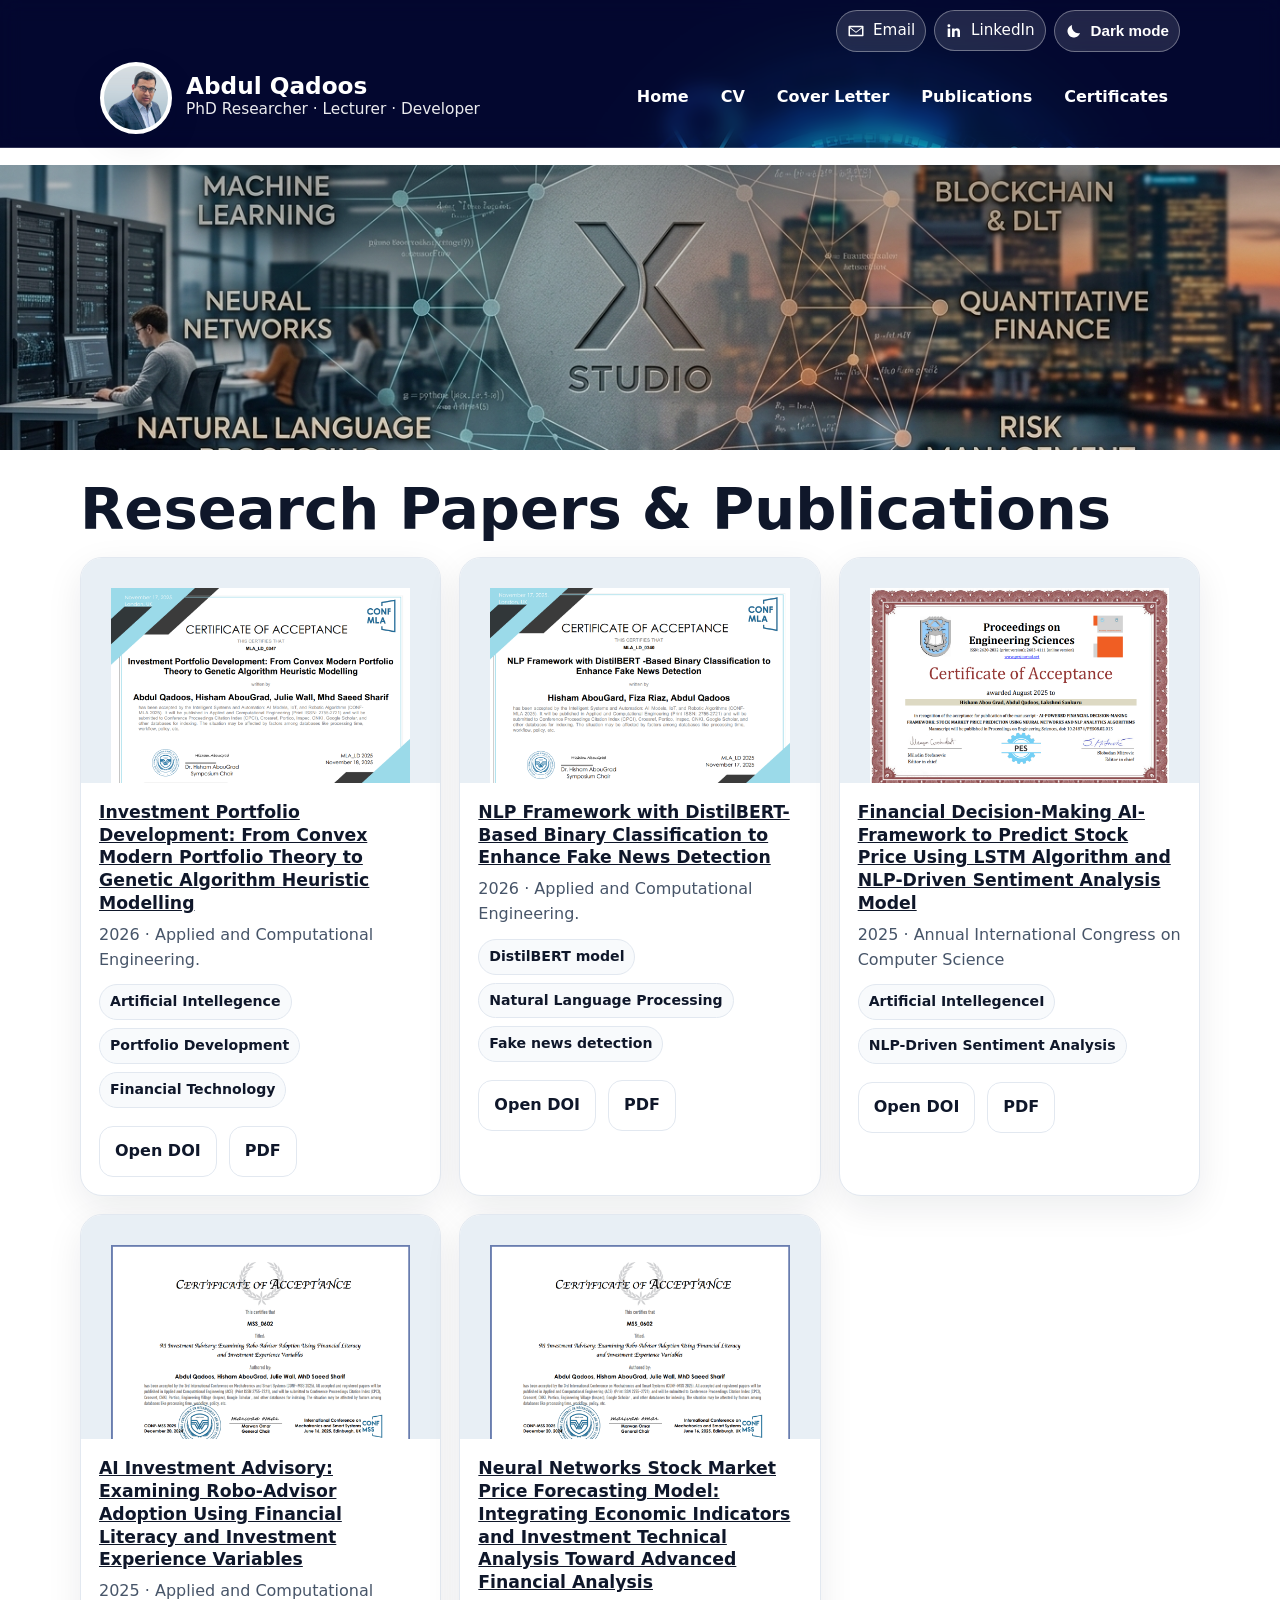
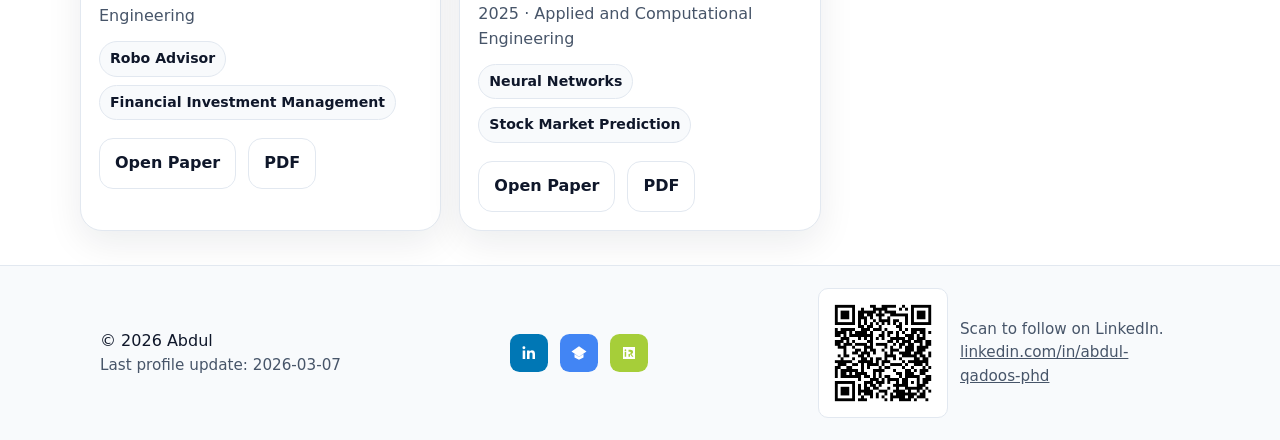
<file: publications.html>
<!doctype html>
<html lang="en"><head>
<meta charset="utf-8"/><meta name="viewport" content="width=device-width, initial-scale=1"/>
<title>Abdul — Publications</title><link rel="stylesheet" href="style.css"/></head>
<body>
<svg style="display:none" aria-hidden="true" focusable="false">
  <symbol id="i-mail" viewBox="0 0 24 24"><path fill="currentColor" d="M3 5h18a1 1 0 0 1 1 1v12a1 1 0 0 1-1 1H3a1 1 0 0 1-1-1V6a1 1 0 0 1 1-1Zm16.76 2H4.24L12 13.05L19.76 7ZM4 17h16V8.24l-7.35 5.78a1 1 0 0 1-1.3 0L4 8.24V17Z"/></symbol>
  <symbol id="i-phone" viewBox="0 0 24 24"><path fill="currentColor" d="M6.62 10.79a15.1 15.1 0 0 0 6.59 6.59l2.2-2.2a1 1 0 0 1 1.01-.24c1.12.37 2.32.56 3.58.56a1 1 0 0 1 1 1V20a1 1 0 0 1-1 1C10.3 21 3 13.7 3 4a1 1 0 0 1 1-1h3.5a1 1 0 0 1 1 1c0 1.26.19 2.46.56 3.58a1 1 0 0 1-.24 1.01l-2.2 2.2Z"/></symbol>
  <symbol id="i-linkedin" viewBox="0 0 24 24"><path fill="currentColor" d="M6.94 8.5H3.56V20h3.38V8.5Zm.22-3.56a1.96 1.96 0 1 0-3.92 0a1.96 1.96 0 0 0 3.92 0ZM20 13.02c0-3.26-1.74-4.78-4.06-4.78c-1.87 0-2.71 1.03-3.18 1.76V8.5H9.38c.04.99 0 11.5 0 11.5h3.38v-6.42c0-.34.02-.68.12-.93c.27-.68.88-1.38 1.9-1.38c1.34 0 1.88 1.02 1.88 2.52V20H20v-6.98Z"/></symbol>
  <symbol id="i-scholar" viewBox="0 0 24 24"><path fill="currentColor" d="m12 3 10 7-10 7L2 10 12 3Zm0 8.56L5.18 10 12 5.22 18.82 10 12 11.56ZM6 13.2l6 4.2 6-4.2V18l-6 3-6-3v-4.8Z"/></symbol>
  <symbol id="i-orcid" viewBox="0 0 24 24"><path fill="currentColor" d="M4 4h16v16H4V4Zm3.25 3.1a1.15 1.15 0 1 0 0 2.3a1.15 1.15 0 0 0 0-2.3Zm-1 3.25V17h2V10.35h-2Zm5.1 0V17h1.95v-3.55h.05l2.7 3.55H18l-2.9-3.7c1.35-.2 2.3-1.15 2.3-2.65c0-1.9-1.35-2.95-3.75-2.95h-2.3v2.65h.95c1.3 0 2.05.45 2.05 1.45c0 .95-.75 1.4-2.05 1.4h-.95Z"/></symbol>
  <symbol id="i-moon" viewBox="0 0 24 24"><path fill="currentColor" d="M20 14.5A8.5 8.5 0 0 1 9.5 4a8.5 8.5 0 1 0 10.5 10.5Z"/></symbol>
</svg>
<div class="site-shell">
<header class="fixed-header">
  <div class="header-backdrop"></div>
  <div class="header-inner">
    <div class="topbar-row">
      <a class="contact-chip" href="mailto:A.Qadoos1@gmail"><span class="icon"><svg viewBox="0 0 24 24"><use href="#i-mail"/></svg></span><span>Email</span></a>
      <a class="contact-chip" href="https://www.linkedin.com/in/abdul-qadoos-phd" target="_blank" rel="noreferrer"><span class="icon"><svg viewBox="0 0 24 24"><use href="#i-linkedin"/></svg></span><span>LinkedIn</span></a>
      <button class="icon-btn" type="button" data-theme-toggle><span class="icon"><svg viewBox="0 0 24 24"><use href="#i-moon"/></svg></span><span class="theme-label">Dark mode</span></button>
    </div>
    <div class="main-row">
      <div class="brand-wrap">
        <div class="profile-circle"><img src="my_pix1.png" alt="Profile photo placeholder"/></div>
        <div class="name-block">
          <a class="brand-name" href="index.html">Abdul Qadoos</a>
          <div class="brand-role">PhD Researcher · Lecturer · Developer</div>
        </div>
      </div>
      <nav class="menu" aria-label="Primary">
        <a href="index.html">Home</a>
        <a href="cv.html">CV</a>
        <a href="coverletter.html">Cover Letter</a>
        <a href="publications.html">Publications</a>
        <a href="Certificates.html">Certificates</a>
        
      </nav>
      <button class="burger" type="button" data-burger aria-label="Open menu" aria-expanded="false">
        <span></span><span></span><span></span>
      </button>
    </div>
    <div class="mobile" data-mobile>
      <a href="index.html">Home</a>
      <a href="cv.html">CV</a>
      <a href="coverletter.html">Cover Letter</a>
      <a href="publications.html">Publications</a>
      <a href="Certificates.html">Certificates</a>
    
    </div>
  </div>
</header>

<div class="banner-space"></div>
<div class="banner-hero">
  <img class="banner-img" src="Banner.png" alt="Background banner"/>
  <div class="banner-overlay"></div>
</div>

<main class="page-main">
<section class="container section">
<h1 class="page-title">Research Papers & Publications</h1>
<p class="subtitle"></p>
<div class="pub-grid">
<article class="pub-card"><a class="pub-thumb" href="https://doi.org/10.54254/2755-2721/2025.21287" target="_blank" rel="noreferrer"><img src="p1.png" alt="Publication image placeholder 1"/></a><div class="pub-content"><h3><a href="https://doi.org/10.54254/2755-2721/2025.21287" target="_blank" rel="noreferrer">Investment Portfolio Development: From Convex Modern Portfolio Theory to Genetic Algorithm Heuristic Modelling</a></h3><p>2026 · Applied and Computational Engineering.</p><div class="tagrow"><span class="tag">Artificial Intellegence</span><span class="tag">Portfolio Development</span><span class="tag">Financial Technology</span></div><p></p><div class="btnrow"><a class="btn" href="https://doi.org/10.54254/2755-2721/2025.LD31777" target="_blank" rel="noreferrer">Open DOI</a><a class="btn" href="#">PDF</a></div></div></article>

<article class="pub-card"><a class="pub-thumb" href="https://uel-repository.worktribe.com/output/510968" target="_blank" rel="noreferrer"><img src="p5.png" alt="Publication image placeholder 1"/></a><div class="pub-content"><h3><a href="https://uel-repository.worktribe.com/output/510968" target="_blank" rel="noreferrer">NLP Framework with DistilBERT-Based Binary Classification to Enhance Fake News Detection </a></h3><p>2026 · Applied and Computational Engineering.</p><div class="tagrow"><span class="tag">DistilBERT model</span><span class="tag">Natural Language Processing</span><span class="tag">Fake news detection</span></div><p></p><div class="btnrow"><a class="btn" href="https://doi.org/10.54254/2755-2721/2025.LD31777" target="_blank" rel="noreferrer">Open DOI</a><a class="btn" href="#">PDF</a></div></div></article>
<article class="pub-card"><a class="pub-thumb" href="https://scholar.google.co.uk/scholar?hl=en&as_sdt=0%2C5&q=Financial+Decision-Making+AI-Framework+to+Predict+Stock+Price+Using+LSTM+Algorithm+and+NLP-Driven+Sentiment+Analysis+Model&btnG=" target="_blank" rel="noreferrer"><img src="p2.png" alt="Publication image placeholder 2"/></a><div class="pub-content"><h3><a href="https://scholar.google.co.uk/scholar?hl=en&as_sdt=0%2C5&q=Financial+Decision-Making+AI-Framework+to+Predict+Stock+Price+Using+LSTM+Algorithm+and+NLP-Driven+Sentiment+Analysis+Model&btnG=">Financial Decision-Making AI-Framework to Predict Stock Price Using LSTM Algorithm and NLP-Driven Sentiment Analysis Model </a></h3><p>2025 · Annual International Congress on Computer Science</p><div class="tagrow"><span class="tag">Artificial IntellegenceI</span><span class="tag">NLP-Driven Sentiment Analysis</span></div><p></p><div class="btnrow"><a class="btn" href="https://scholar.google.co.uk/scholar?hl=en&as_sdt=0%2C5&q=Financial+Decision-Making+AI-Framework+to+Predict+Stock+Price+Using+LSTM+Algorithm+and+NLP-Driven+Sentiment+Analysis+Model&btnG=">Open DOI</a><a class="btn" href="#">PDF</a></div></div></article>
<article class="pub-card"><a class="pub-thumb" href="https://doi.org/10.54254/2755-2721/2025.21287" target="_blank" rel="noreferrer"><img src="p3.png" alt="Publication image placeholder 3"/></a><div class="pub-content"><h3><a href="https://doi.org/10.54254/2755-2721/2025.21287">AI Investment Advisory: Examining Robo-Advisor Adoption Using Financial Literacy and Investment Experience Variables</a></h3><p>2025 · Applied and Computational Engineering</p><div class="tagrow"><span class="tag">Robo Advisor</span><span class="tag">Financial Investment Management</span></div><p></p><div class="btnrow"><a class="btn" href="Applied and Computational Engineering">Open Paper</a><a class="btn" href="#">PDF</a></div></div></article>
<article class="pub-card"><a class="pub-thumb" href="https://repository.uel.ac.uk/item/8z2x3" target="_blank" rel="noreferrer"><img src="p3.png" alt="Publication image placeholder 4"/></a><div class="pub-content"><h3><a href="https://repository.uel.ac.uk/item/8z2x3">Neural Networks Stock Market Price Forecasting Model: Integrating Economic Indicators and Investment Technical Analysis Toward Advanced Financial Analysis</a></h3><p>2025 · Applied and Computational Engineering</p><div class="tagrow"><span class="tag">Neural Networks</span><span class="tag">Stock Market Prediction</span></div><p></p><div class="btnrow"><a class="btn" href="Ahttps://repository.uel.ac.uk/item/8z2x3">Open Paper</a><a class="btn" href="#">PDF</a></div></div></article>

</div>

</section>
</main>

<footer class="footer">
  <div class="footer-inner">

    <!-- Left section -->
    <div>
      <div>© <span id="year"></span> Abdul</div>
      <div class="note" data-last-updated></div>
    </div>

    <!-- Social icons -->
    <div class="footer-social">

  <a class="social linkedin" href="https://www.linkedin.com/in/abdul-qadoos-phd" target="_blank">
    <svg viewBox="0 0 24 24"><use href="#i-linkedin"></use></svg>
  </a>

  <a class="social scholar" href="https://scholar.google.co.uk/citations?user=gbopW-4AAAAJ&hl=en" target="_blank">
    <svg viewBox="0 0 24 24"><use href="#i-scholar"></use></svg>
  </a>

  <a class="social orcid" href="https://orcid.org/0009-0000-9309-1818" target="_blank">
    <svg viewBox="0 0 24 24"><use href="#i-orcid"></use></svg>
  </a>

</div>

    <!-- QR code -->
    <div class="footer-right">
      <div class="qr-box">
        <img src="assets/linkedin-qr.png" alt="QR code for LinkedIn" />
        <div class="qr-text">
          Scan to follow on LinkedIn.<br />
          <a href="https://www.linkedin.com/in/abdul-qadoos-phd" target="_blank">
            linkedin.com/in/abdul-qadoos-phd
          </a>
        </div>
      </div>
    </div>

  </div>
</footer>
</div><script src="script.js"></script></body></html>
</file>
<file: style.css>
:root{
  --bg:#ffffff; --surface:#ffffff; --surface-2:#f8fafc; --surface-3:#e8eff5; --text:#0f172a; --muted:#475569;
  --border:#e2e8f0; --primary:#111827; --accent:#c7d9ee; --shadow:0 12px 36px rgba(15,23,42,.08); --max:1120px;
}
:root[data-theme="dark"]{
  --bg:#0b1220; --surface:#0f172a; --surface-2:#111827; --text:#e5eefb; --muted:#b7c4d8;
  --border:#22304a; --primary:#e5eefb; --accent:#243b5c; --shadow:0 12px 36px rgba(0,0,0,.35);
}
*{box-sizing:border-box}
html{scroll-behavior:smooth}
body{margin:0;background:var(--bg);color:var(--text);font-family:Inter,system-ui,-apple-system,Segoe UI,Roboto,Helvetica,Arial,sans-serif;line-height:1.55}
a{color:inherit} img{max-width:100%;display:block}
.icon{width:18px;height:18px;display:inline-flex}
.container{max-width:var(--max);margin:0 auto;padding:0 20px}
.site-shell{min-height:100vh;display:flex;flex-direction:column}
.page-main{flex:1}

/* fixed header over banner */
.fixed-header{background-image:url('BG.jpg');position:fixed;top:0;left:0;right:0;z-index:1000}
.header-backdrop{position:absolute;inset:0;background:rgba(15,23,42,.20);backdrop-filter:blur(10px);border-bottom:1px solid rgba(255,255,255,.18)}
.header-inner{position:relative;max-width:var(--max);margin:0 auto;padding:10px 20px 14px}
.topbar-row{display:flex;justify-content:flex-end;gap:8px;flex-wrap:wrap;margin-bottom:10px}
.contact-chip,.icon-btn{
  display:inline-flex;align-items:center;gap:8px;text-decoration:none;
  color:#fff;border:1px solid rgba(255,255,255,.35);background:rgba(255,255,255,.12);
  backdrop-filter:blur(8px);padding:8px 10px;border-radius:999px;font-size:.95rem
}
.icon-btn{cursor:pointer;font-weight:700}
.main-row{display:flex;align-items:center;justify-content:space-between;gap:16px}
.brand-wrap{display:flex;align-items:center;gap:14px;min-width:0;}
.profile-circle{
  width:72px;height:72px;border-radius:50%;overflow:hidden;flex:0 0 auto;
  border:4px solid #fff;background:#fff;box-shadow:var(--shadow)
}
.profile-circle img{width:100%;height:100%;object-fit:cover}
.name-block{min-width:0}
.brand-name{color:#fff;text-decoration:none;font-weight:900;font-size:1.45rem;line-height:1.1;display:block}
.brand-role{color:rgba(255,255,255,.92);font-size:.96rem;white-space:nowrap;overflow:hidden;text-overflow:ellipsis}
.menu{display:flex;align-items:center;gap:8px;flex-wrap:wrap;justify-content:flex-end}
.menu a{color:#fff;text-decoration:none;font-weight:800;padding:10px 12px;border-radius:12px}
.menu a:hover,.contact-chip:hover,.icon-btn:hover,.mobile a:hover,.btn:hover{background:rgba(255,255,255,.16)}
.menu .cta{background:#fff;color:#111827;border:1px solid #fff}
.burger{display:none;border:1px solid rgba(255,255,255,.35);background:rgba(255,255,255,.12);color:#fff;border-radius:12px;padding:8px 10px;cursor:pointer}
.burger span{display:block;width:20px;height:2px;background:currentColor;margin:4px 0}
.mobile{display:none;margin-top:10px;padding:12px;border-radius:18px;border:1px solid rgba(255,255,255,.25);background:rgba(255,255,255,.12);backdrop-filter:blur(10px)}
.mobile a{display:block;text-decoration:none;color:#fff;font-weight:800;padding:10px 12px;border-radius:10px}

.banner-space{height:165px}
.banner-hero{position:relative;min-height:285px;overflow:hidden}
.banner-img{position:absolute;inset:0;width:100%;height:100%;object-fit:cover;object-position: center; overflow: hidden;}
.banner-overlay{position:absolute;inset:0;background:linear-gradient(to bottom, rgba(0,0,0,.26), rgba(0,0,0,.12) 55%, rgba(255,255,255,0) 100%)}

.hero-content{margin-top:-24px}
.hero-panel,.card,.accordion{background:var(--surface);border:1px solid var(--border);box-shadow:var(--shadow)}
.hero-panel{border-radius:24px;padding:24px}
.eyebrow{display:inline-flex;align-items:center;gap:8px;background:var(--surface-2);border:1px solid var(--border);padding:8px 12px;border-radius:999px;font-weight:800;font-size:.95rem}
.page-title,.hero h1{margin:12px 0 8px;font-size:clamp(2.1rem,5vw,3.6rem);line-height:1.04}
.subtitle{font-size:1.08rem;color:var(--muted);max-width:115ch;text-align: justify;}
.btnrow{display:flex;gap:12px;flex-wrap:wrap;margin-top:18px}
.btn{display:inline-flex;align-items:center;justify-content:center;gap:8px;padding:12px 15px;border-radius:14px;border:1px solid var(--border);text-decoration:none;background:var(--surface);font-weight:900;color:var(--text)}
.btn.primary{background:var(--primary);color:var(--bg);border:1px solid var(--primary)}
.stats{display:grid;grid-template-columns:repeat(3,1fr);gap:12px;margin-top:18px}
.stat{border:1px solid var(--border);border-radius:18px;padding:16px;background:var(--surface-2)}
.stat strong{display:block;font-size:1.5rem}
.section{padding:18px 0 6px}
.sectionbar{background:var(--accent);color:var(--text);border-radius:12px;padding:10px 12px;font-size:1.1rem;font-weight:900;margin:18px 0 12px}
.two-col{display:grid;grid-template-columns:1fr 1fr;gap:18px}
.card{border-radius:20px;padding:18px}
.list{margin:8px 0 0 18px}.list li{margin:5px 0}
.accordion{border-radius:18px;overflow:hidden;margin:14px 0}
.acc-btn{width:100%;border:none;background:var(--accent);color:var(--text);cursor:pointer;display:flex;align-items:center;justify-content:space-between;gap:12px;padding:18px;font-weight:900;font-size:1rem;text-align:left}
.acc-btn:hover{background:var(--accent)}
.acc-sign{width:36px;height:36px;border-radius:999px;border:1px solid var(--border);display:inline-flex;align-items:center;justify-content:center;background:var(--surface-2);font-size:1.3rem;font-weight:900}
.acc-panel{margin-left: 25px;margin-right: 25px;text-align: justify; border-top:1px solid var(--border)} .hidden{display:none}
.table-wrap{overflow:auto}
.table{width:100%;border-collapse:separate;border-spacing:0;border-radius:14px;overflow:hidden}
.table th{background:#bfc6cf;color:#111827;text-align:left;padding:10px 12px;font-weight:900}
.table td{background:#e5e7eb;color:#111827;padding:10px 12px;vertical-align:top;border-top:2px solid #fff}
.pub-grid{display:grid;grid-template-columns:repeat(3,minmax(0,1fr));gap:18px}
.pub-card{display:flex;flex-direction:column;border:1px solid var(--border);border-radius:22px;overflow:hidden;background:var(--surface);box-shadow:var(--shadow)}
.pub-thumb{padding: 30px;display:block;aspect-ratio:16/10;overflow:hidden;background:var(--surface-3)}
.pub-content{padding:18px}.pub-content h3{margin:0 0 8px;font-size:1.08rem;line-height:1.32}.pub-content p{margin:0 0 12px;color:var(--muted)}
.tagrow{display:flex;gap:8px;flex-wrap:wrap;margin:10px 0 14px}
.tag{display:inline-flex;padding:6px 10px;border-radius:999px;border:1px solid var(--border);background:var(--surface-2);font-size:.88rem;font-weight:800}

.footer{margin-top:28px;background:var(--surface-2);border-top:1px solid var(--border)}
.footer-inner{max-width:var(--max);margin:0 auto;padding:22px 20px;display:flex;justify-content:space-between;gap:16px;align-items:center;flex-wrap:wrap}
.footer-nav{display:flex;gap:14px;flex-wrap:wrap}
.footer-nav a{text-decoration:none;color:var(--muted);font-weight:700}
.footer-right{display:flex;gap:18px;flex-wrap:wrap}
.qr-box{display:flex;align-items:center;gap:12px}
.qr-box img{width:130px;height:130px;border:1px solid var(--border);border-radius:10px;background:#fff;padding:4px}
.qr-text{font-size:.95rem;color:var(--muted);max-width:220px}
.note{color:var(--muted);font-size:.95rem}

@media (max-width:980px){
  .menu{display:none}
  .burger{display:block}
  .mobile.show{display:block}
  .pub-grid,.two-col{grid-template-columns:1fr}
}
@media (max-width:700px){
  .header-inner,.container,.footer-inner{padding-left:16px;padding-right:16px}
  .topbar-row{justify-content:flex-start}
  .brand-role{display:none}
  .profile-circle{width:62px;height:62px}
  .brand-name{font-size:1.25rem}
  .stats{grid-template-columns:1fr}
  .banner-space{height:154px}
  .banner-hero{min-height:245px}
  .footer-right{align-items:flex-start}
}









.footer-social{
  display:flex;
  gap:12px;
  align-items:center;
}

.social{
  display:flex;
  align-items:center;
  justify-content:center;
  width:38px;
  height:38px;
  border-radius:25%;
  color:white;
  transition:0.25s;
}

.social svg{
  width:18px;
  height:18px;
}

/* Brand colors */

.social.email{
  background:#EA4335;
}

.social.phone{
  background:#22c55e;
}

.social.linkedin{
  background:#0077B5;
}

.social.scholar{
  background:#4285F4;
}

.social.orcid{
  background:#A6CE39;
}

.social:hover{
  transform:translateY(-3px);
  opacity:0.9;
}


.pub-img{
  height:200px;
  width:100%;
  overflow:hidden;
  display:flex;
  align-items:center;
  justify-content:center;
  background:#f5f5f5;
}

.pub-img img{
  width:100%;
  height:100%;
  object-fit:contain;
}
</file>
